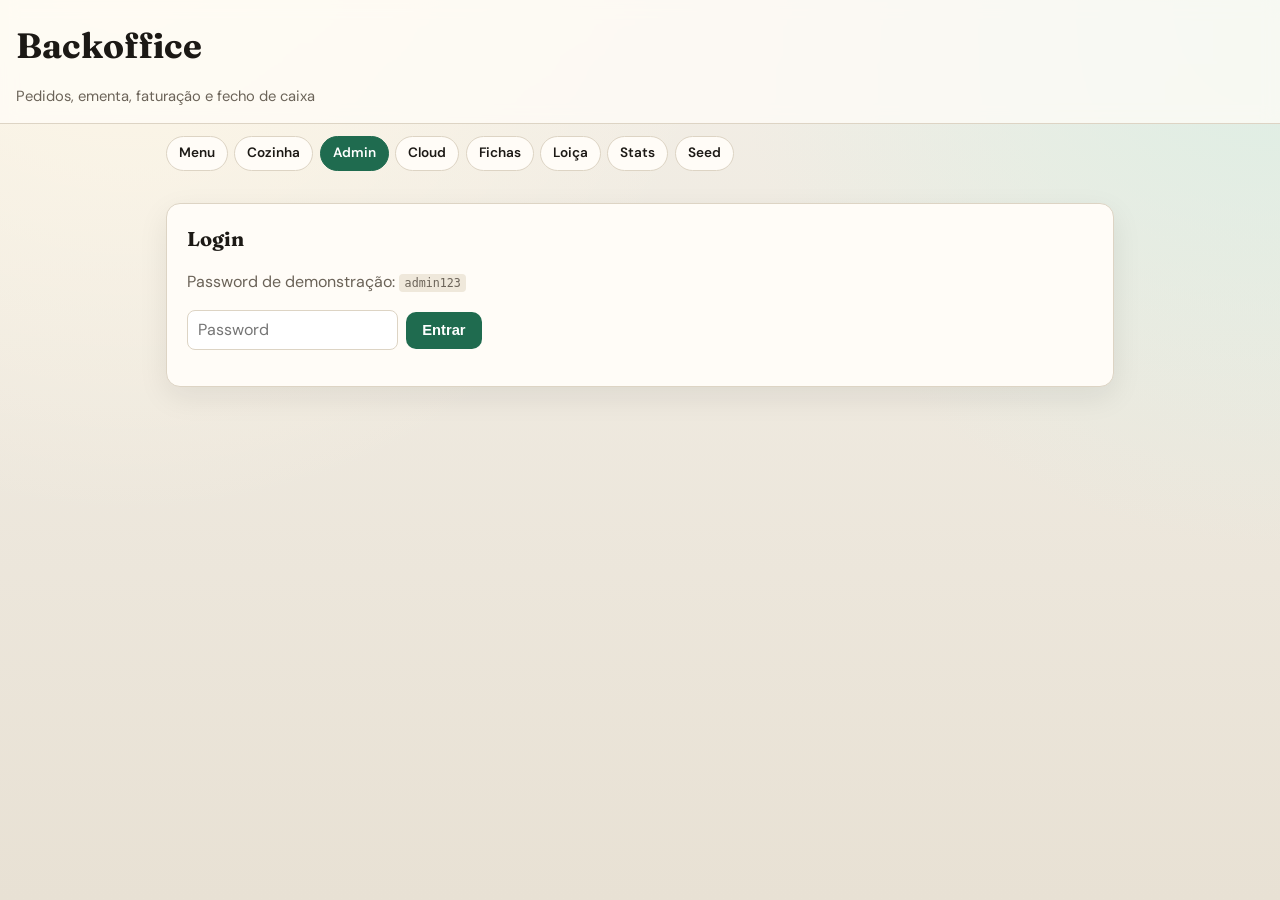
<file: admin.html>
<!DOCTYPE html>
<html lang="pt-PT">
<head>
  <meta charset="UTF-8" />
  <meta name="viewport" content="width=device-width, initial-scale=1.0" />
  <title>Admin – Restaurante Rio</title>
  <link rel="stylesheet" href="style.css" />
  <link href="https://fonts.googleapis.com/css2?family=DM+Sans:wght@400;600;700&family=Fraunces:opsz,wght@9..144,600;700&display=swap" rel="stylesheet" />
</head>
<body>
  <div id="page-banners"></div>
  <header class="site-header">
    <div>
      <h1>Backoffice</h1>
      <p>Pedidos, ementa, faturação e fecho de caixa</p>
    </div>
  </header>
  <nav class="staff-nav">
    <a href="index.html">Menu</a>
    <a href="cozinha.html">Cozinha</a>
    <a href="admin.html" class="active">Admin</a>
    <a href="cloud.html">Cloud</a>
    <a href="ficha.html">Fichas</a>
    <a href="loica.html">Loiça</a>
    <a href="stats.html">Stats</a>
    <a href="seed.html">Seed</a>
  </nav>
  <main>
    <section id="login-section" class="card-panel">
      <h2>Login</h2>
      <p class="muted">Password de demonstração: <code>admin123</code></p>
      <div class="row">
        <input type="password" id="admin-password" placeholder="Password" />
        <button id="btn-login" class="btn-primary">Entrar</button>
      </div>
      <p id="login-error" class="error"></p>
    </section>

    <section id="admin-content" style="display:none">
      <div class="admin-toolbar">
        <div class="tabs">
          <button type="button" class="chip active" data-tab="orders">Pedidos</button>
          <button type="button" class="chip" data-tab="menu">Gestão de ementa</button>
          <button type="button" class="chip" data-tab="cash">Fecho de caixa</button>
        </div>
        <div class="row">
          <a href="cloud.html"><button type="button" class="btn-ghost">Monitorização Cloud</button></a>
          <button id="btn-export-csv" class="btn-ghost">Exportar CSV</button>
          <button id="btn-logout" class="btn-ghost">Sair</button>
        </div>
      </div>

      <div id="panel-orders" class="admin-panel">
        <label>Estado
          <select id="filter-status">
            <option value="">Todos</option>
            <option value="new">Novos</option>
            <option value="preparing">Em preparação</option>
            <option value="ready">Prontos</option>
            <option value="completed">Concluídos</option>
          </select>
        </label>
        <div id="orders-history" class="orders-container"></div>
      </div>

      <div id="panel-menu" class="admin-panel" hidden>
        <h2>Gestão de ementa</h2>
        <p class="muted">Marca pratos como indisponíveis quando esgotarem.</p>
        <div id="menu-admin-list" class="admin-dish-list"></div>
      </div>

      <div id="panel-cash" class="admin-panel" hidden>
        <h2>Fecho de caixa</h2>
        <div class="row wrap">
          <label>Data <input type="date" id="cash-date" /></label>
          <label>Turno
            <select id="cash-shift">
              <option value="manha">Manhã</option>
              <option value="tarde" selected>Tarde</option>
              <option value="noite">Noite</option>
            </select>
          </label>
          <label>Dinheiro contado (€) <input type="number" id="cash-counted" step="0.01" value="0" /></label>
          <button type="button" id="btn-close-shift" class="btn-primary">Fechar turno</button>
        </div>
        <div id="cash-summary"></div>
        <h3>Histórico de fechos</h3>
        <div id="cash-history"></div>
      </div>
    </section>
  </main>
  <script src="menu-data.js"></script>
  <script src="store.js"></script>
  <script src="script.js"></script>
</body>
</html>
</file>
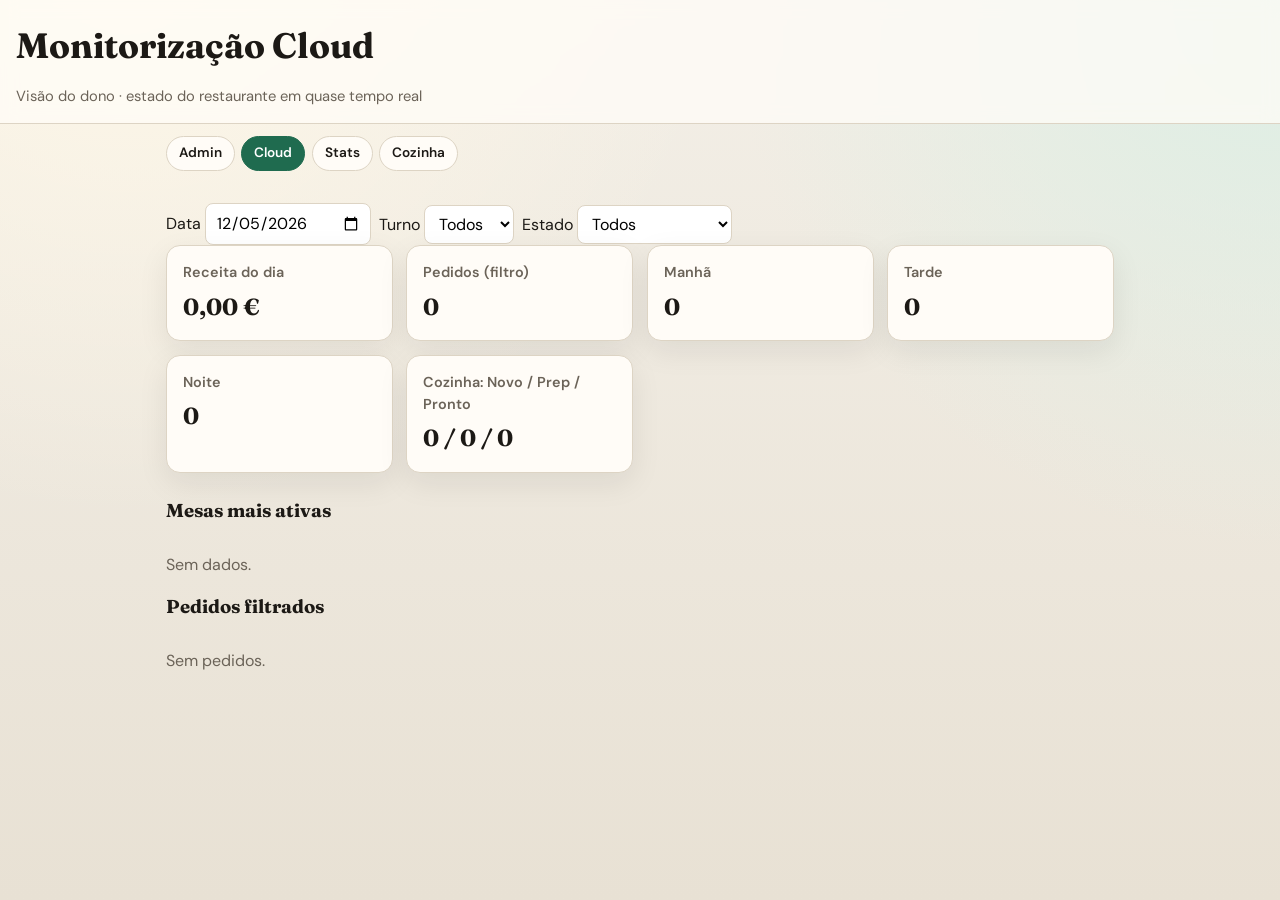
<file: cloud.html>
<!DOCTYPE html>
<html lang="pt-PT">
<head>
  <meta charset="UTF-8" />
  <meta name="viewport" content="width=device-width, initial-scale=1.0" />
  <title>Monitorização Cloud – Rio</title>
  <link rel="stylesheet" href="style.css" />
  <link href="https://fonts.googleapis.com/css2?family=DM+Sans:wght@400;600;700&family=Fraunces:opsz,wght@9..144,600;700&display=swap" rel="stylesheet" />
</head>
<body>
  <div id="page-banners"></div>
  <header class="site-header">
    <div>
      <h1>Monitorização Cloud</h1>
      <p>Visão do dono · estado do restaurante em quase tempo real</p>
    </div>
  </header>
  <nav class="staff-nav">
    <a href="admin.html">Admin</a>
    <a href="cloud.html" class="active">Cloud</a>
    <a href="stats.html">Stats</a>
    <a href="cozinha.html">Cozinha</a>
  </nav>
  <main id="cloud-root">
    <div class="row wrap filters-cloud">
      <label>Data <input type="date" id="cloud-date" /></label>
      <label>Turno
        <select id="cloud-shift">
          <option value="">Todos</option>
          <option value="manha">Manhã</option>
          <option value="tarde">Tarde</option>
          <option value="noite">Noite</option>
        </select>
      </label>
      <label>Estado
        <select id="cloud-status">
          <option value="">Todos</option>
          <option value="new">Novo</option>
          <option value="preparing">Em preparação</option>
          <option value="ready">Pronto</option>
          <option value="completed">Concluído</option>
        </select>
      </label>
    </div>
    <div id="cloud-metrics"></div>
  </main>
  <script src="menu-data.js"></script>
  <script src="store.js"></script>
  <script src="script.js"></script>
</body>
</html>
</file>
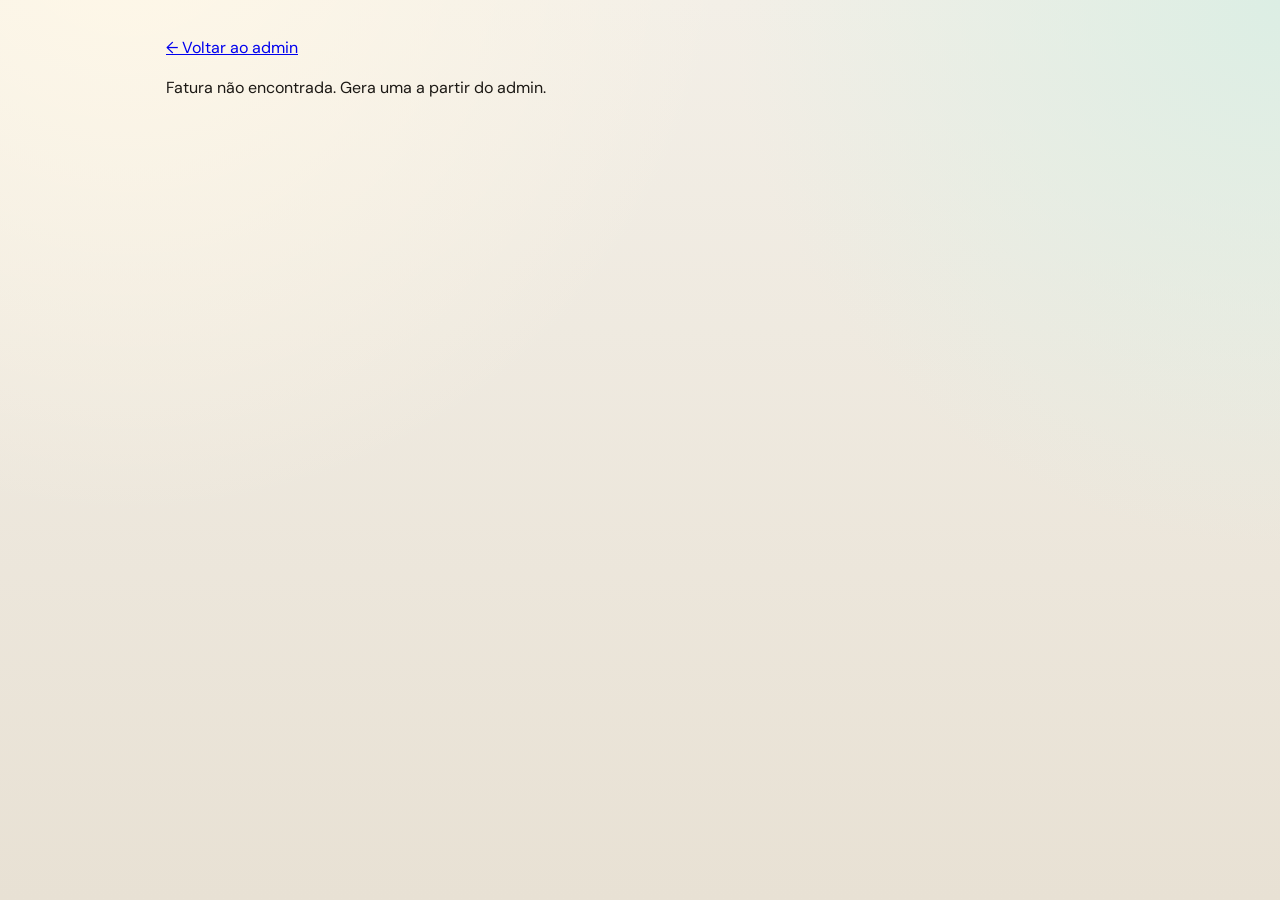
<file: fatura.html>
<!DOCTYPE html>
<html lang="pt-PT">
<head>
  <meta charset="UTF-8" />
  <meta name="viewport" content="width=device-width, initial-scale=1.0" />
  <title>Fatura / Recibo</title>
  <link rel="stylesheet" href="style.css" />
  <link href="https://fonts.googleapis.com/css2?family=DM+Sans:wght@400;600;700&family=Fraunces:opsz,wght@9..144,600;700&display=swap" rel="stylesheet" />
</head>
<body class="page-invoice">
  <main>
    <p class="no-print"><a href="admin.html">← Voltar ao admin</a></p>
    <div id="invoice-root"></div>
  </main>
  <script src="menu-data.js"></script>
  <script src="store.js"></script>
  <script src="script.js"></script>
</body>
</html>
</file>
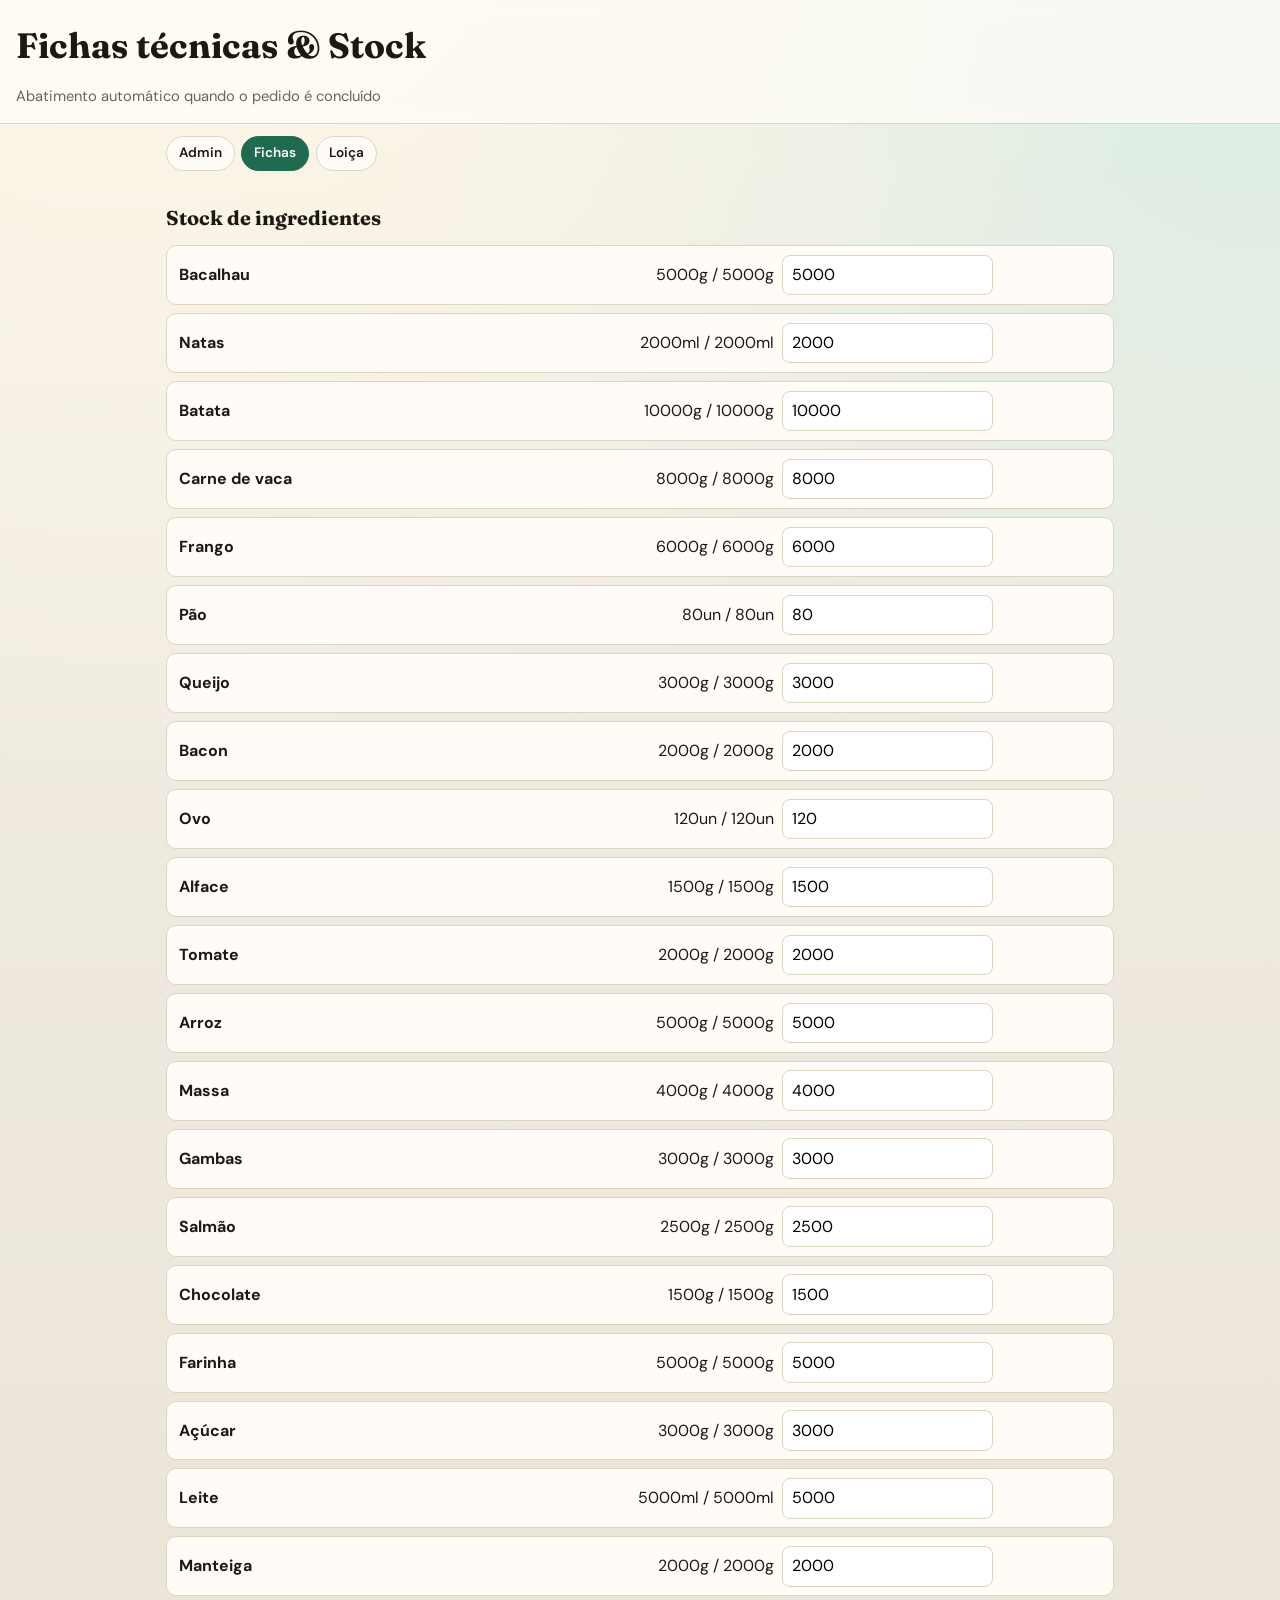
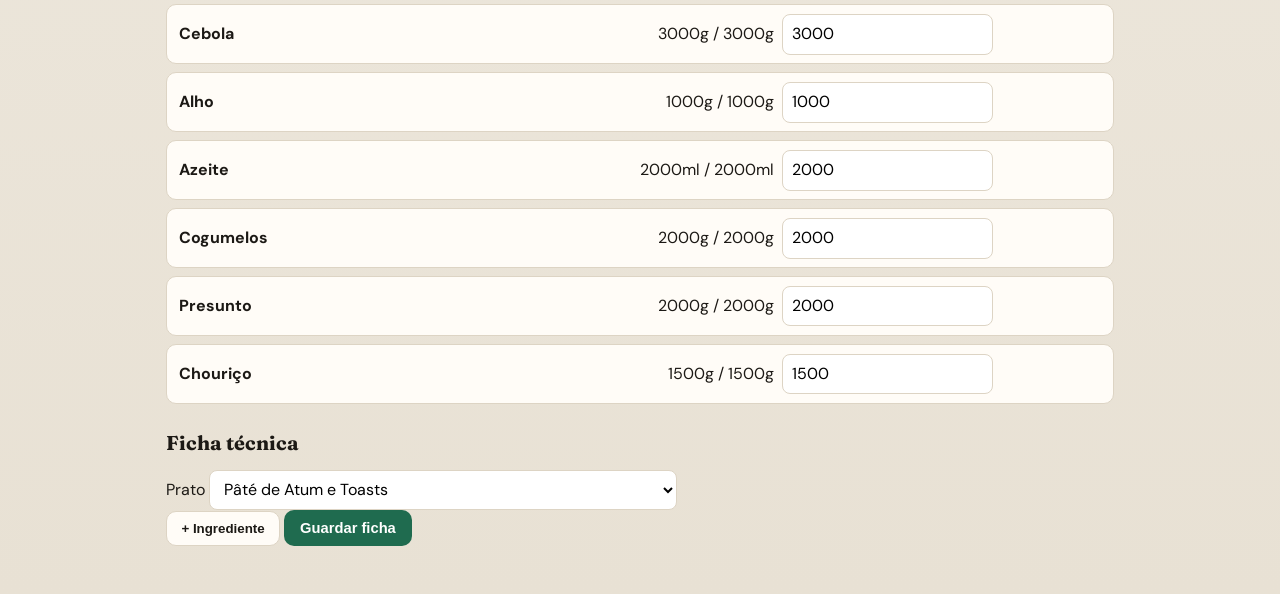
<file: ficha.html>
<!DOCTYPE html>
<html lang="pt-PT">
<head>
  <meta charset="UTF-8" />
  <meta name="viewport" content="width=device-width, initial-scale=1.0" />
  <title>Fichas técnicas & Stock</title>
  <link rel="stylesheet" href="style.css" />
  <link href="https://fonts.googleapis.com/css2?family=DM+Sans:wght@400;600;700&family=Fraunces:opsz,wght@9..144,600;700&display=swap" rel="stylesheet" />
</head>
<body>
  <div id="page-banners"></div>
  <header class="site-header">
    <div>
      <h1>Fichas técnicas & Stock</h1>
      <p>Abatimento automático quando o pedido é concluído</p>
    </div>
  </header>
  <nav class="staff-nav">
    <a href="admin.html">Admin</a>
    <a href="ficha.html" class="active">Fichas</a>
    <a href="loica.html">Loiça</a>
  </nav>
  <main id="ficha-root">
    <section>
      <h2>Stock de ingredientes</h2>
      <div id="stock-list" class="stock-list"></div>
    </section>
    <section>
      <h2>Ficha técnica</h2>
      <label>Prato
        <select id="recipe-dish"></select>
      </label>
      <div id="recipe-editor"></div>
    </section>
  </main>
  <script src="menu-data.js"></script>
  <script src="store.js"></script>
  <script src="script.js"></script>
</body>
</html>
</file>
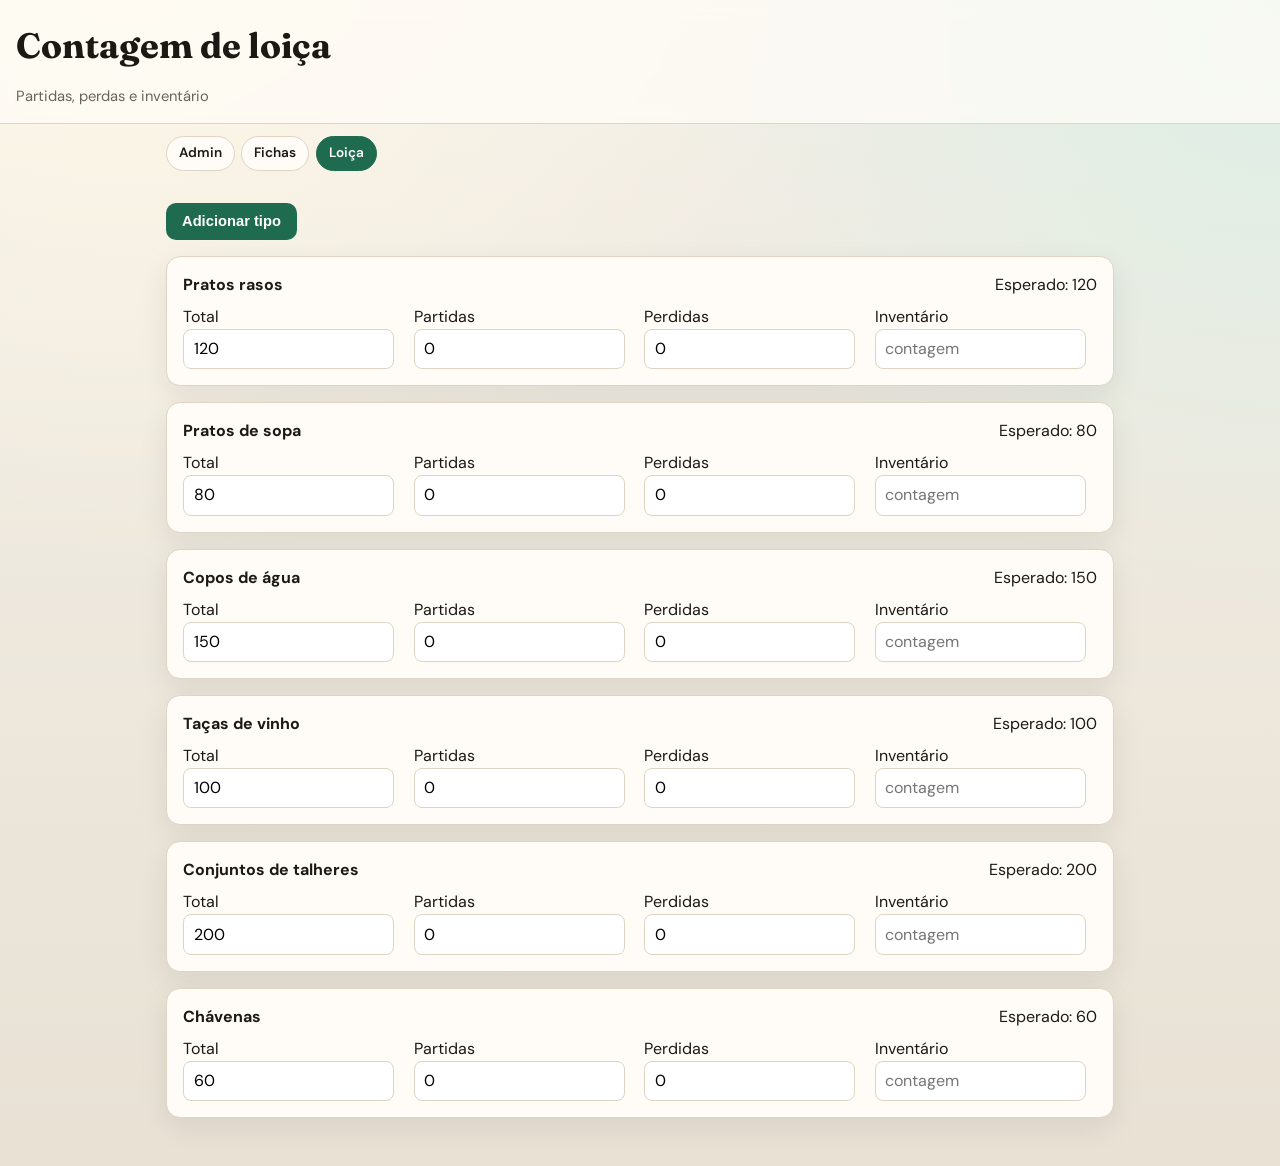
<file: loica.html>
<!DOCTYPE html>
<html lang="pt-PT">
<head>
  <meta charset="UTF-8" />
  <meta name="viewport" content="width=device-width, initial-scale=1.0" />
  <title>Loiça – Contagem</title>
  <link rel="stylesheet" href="style.css" />
  <link href="https://fonts.googleapis.com/css2?family=DM+Sans:wght@400;600;700&family=Fraunces:opsz,wght@9..144,600;700&display=swap" rel="stylesheet" />
</head>
<body>
  <div id="page-banners"></div>
  <header class="site-header">
    <div>
      <h1>Contagem de loiça</h1>
      <p>Partidas, perdas e inventário</p>
    </div>
  </header>
  <nav class="staff-nav">
    <a href="admin.html">Admin</a>
    <a href="ficha.html">Fichas</a>
    <a href="loica.html" class="active">Loiça</a>
  </nav>
  <main id="loica-root">
    <button type="button" id="btn-add-loica" class="btn-primary">Adicionar tipo</button>
    <div id="loica-list" class="orders-container" style="margin-top:1rem"></div>
  </main>
  <script src="menu-data.js"></script>
  <script src="store.js"></script>
  <script src="script.js"></script>
</body>
</html>
</file>
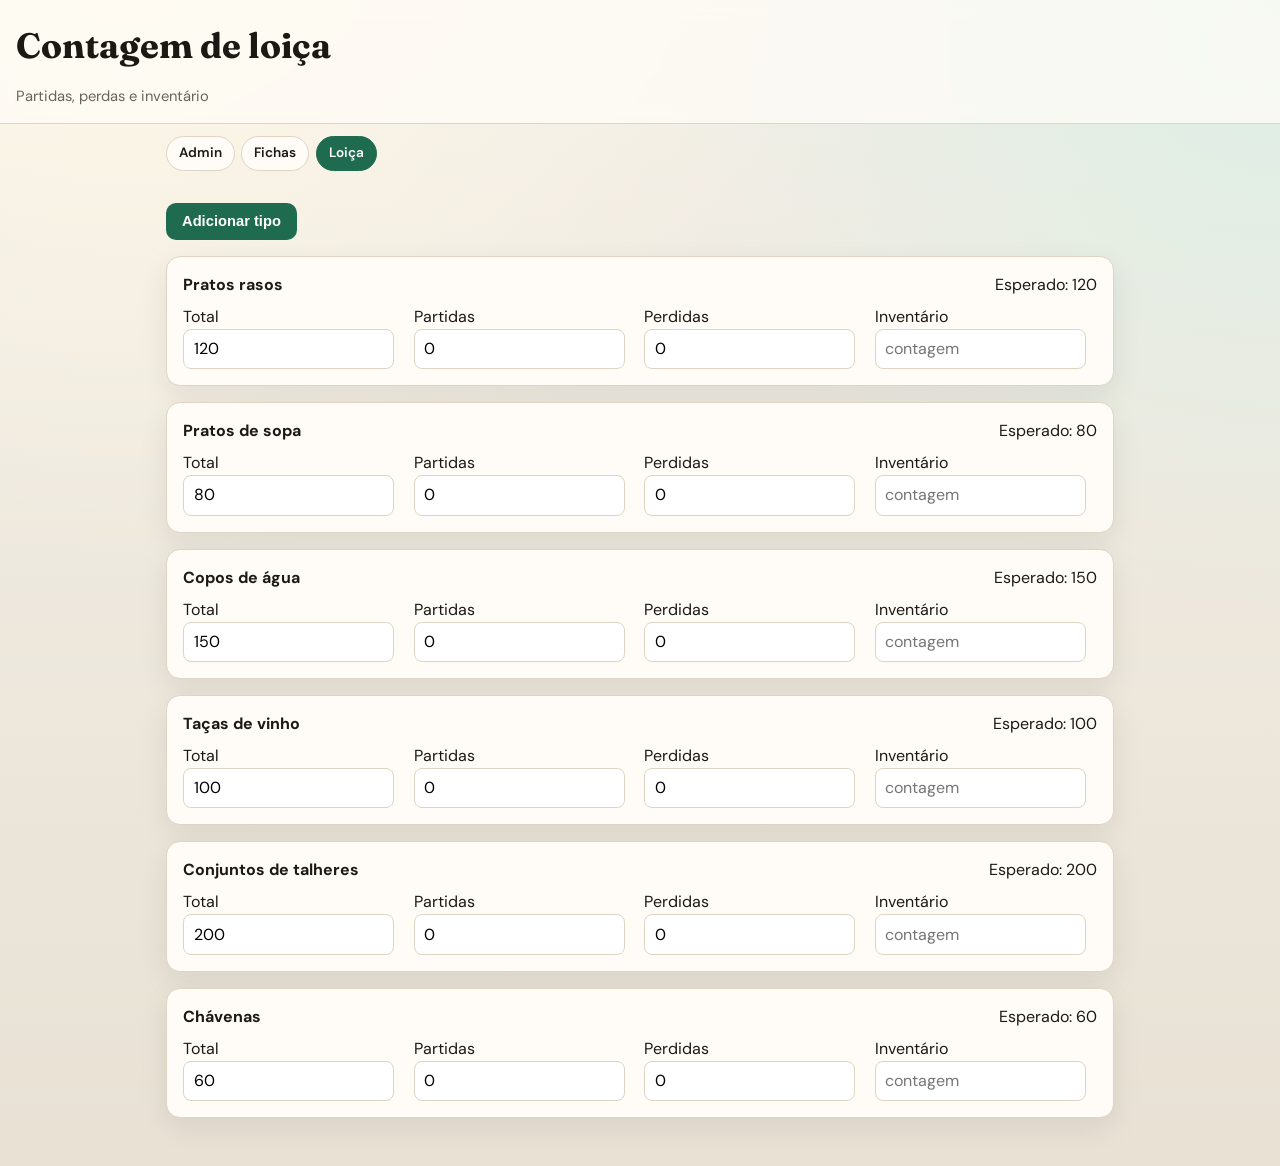
<file: loiça.html>
<!DOCTYPE html>
<html lang="pt-PT">
<head>
  <meta charset="UTF-8" />
  <meta http-equiv="refresh" content="0; url=loica.html" />
  <title>Loiça</title>
  <script>location.replace('loica.html');</script>
</head>
<body><a href="loica.html">Loiça</a></body>
</html>
</file>
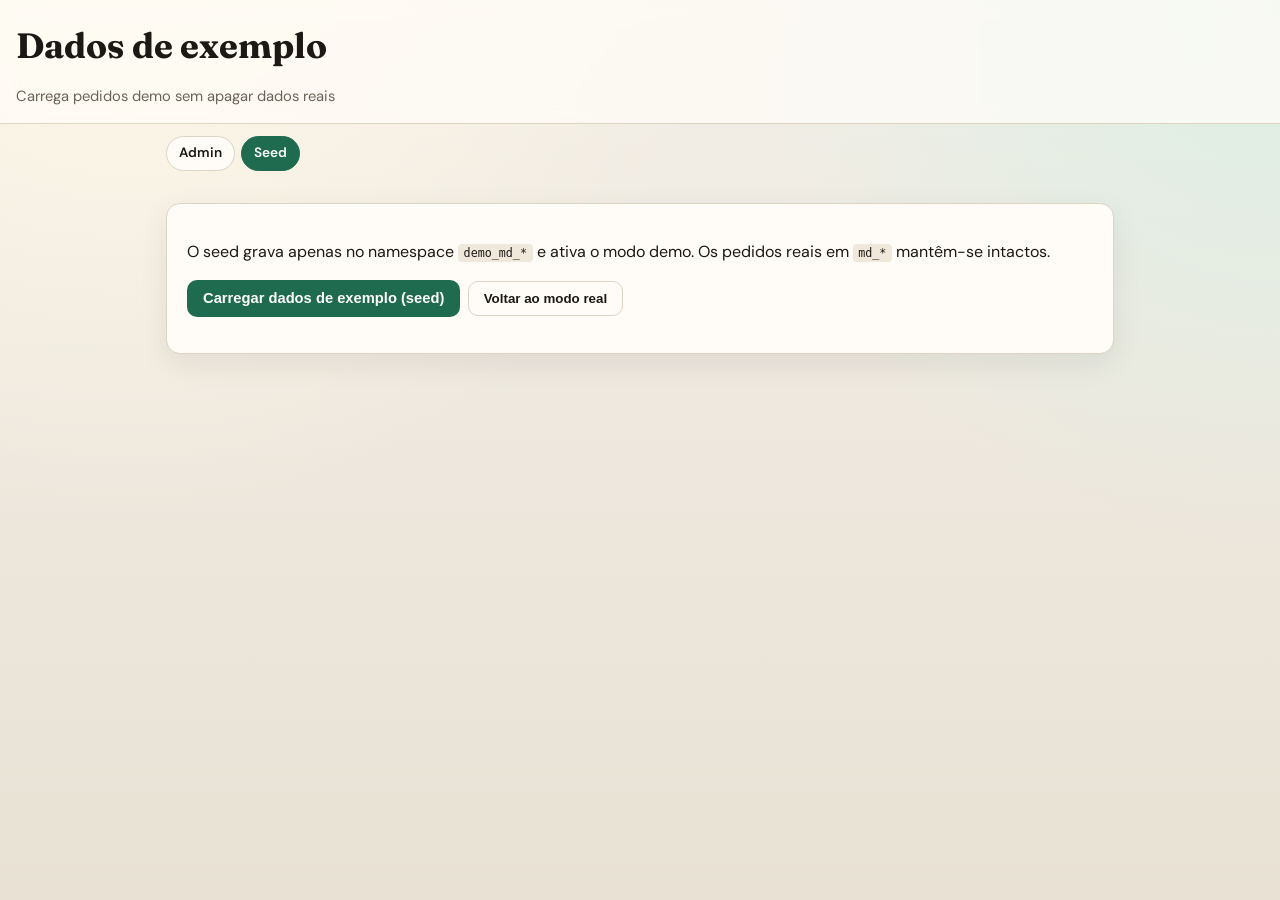
<file: seed.html>
<!DOCTYPE html>
<html lang="pt-PT">
<head>
  <meta charset="UTF-8" />
  <meta name="viewport" content="width=device-width, initial-scale=1.0" />
  <title>Dados de exemplo (Seed)</title>
  <link rel="stylesheet" href="style.css" />
  <link href="https://fonts.googleapis.com/css2?family=DM+Sans:wght@400;600;700&family=Fraunces:opsz,wght@9..144,600;700&display=swap" rel="stylesheet" />
</head>
<body>
  <header class="site-header">
    <div>
      <h1>Dados de exemplo</h1>
      <p>Carrega pedidos demo sem apagar dados reais</p>
    </div>
  </header>
  <nav class="staff-nav">
    <a href="admin.html">Admin</a>
    <a href="seed.html" class="active">Seed</a>
  </nav>
  <main>
    <section class="card-panel">
      <p>O seed grava apenas no namespace <code>demo_md_*</code> e ativa o modo demo. Os pedidos reais em <code>md_*</code> mantêm-se intactos.</p>
      <div class="row wrap">
        <button id="run-seed" class="btn-primary">Carregar dados de exemplo (seed)</button>
        <button id="btn-real-mode" class="btn-ghost" type="button">Voltar ao modo real</button>
      </div>
      <p id="seed-result" style="margin-top:1rem"></p>
    </section>
  </main>
  <script src="menu-data.js"></script>
  <script src="store.js"></script>
  <script src="script.js"></script>
</body>
</html>
</file>
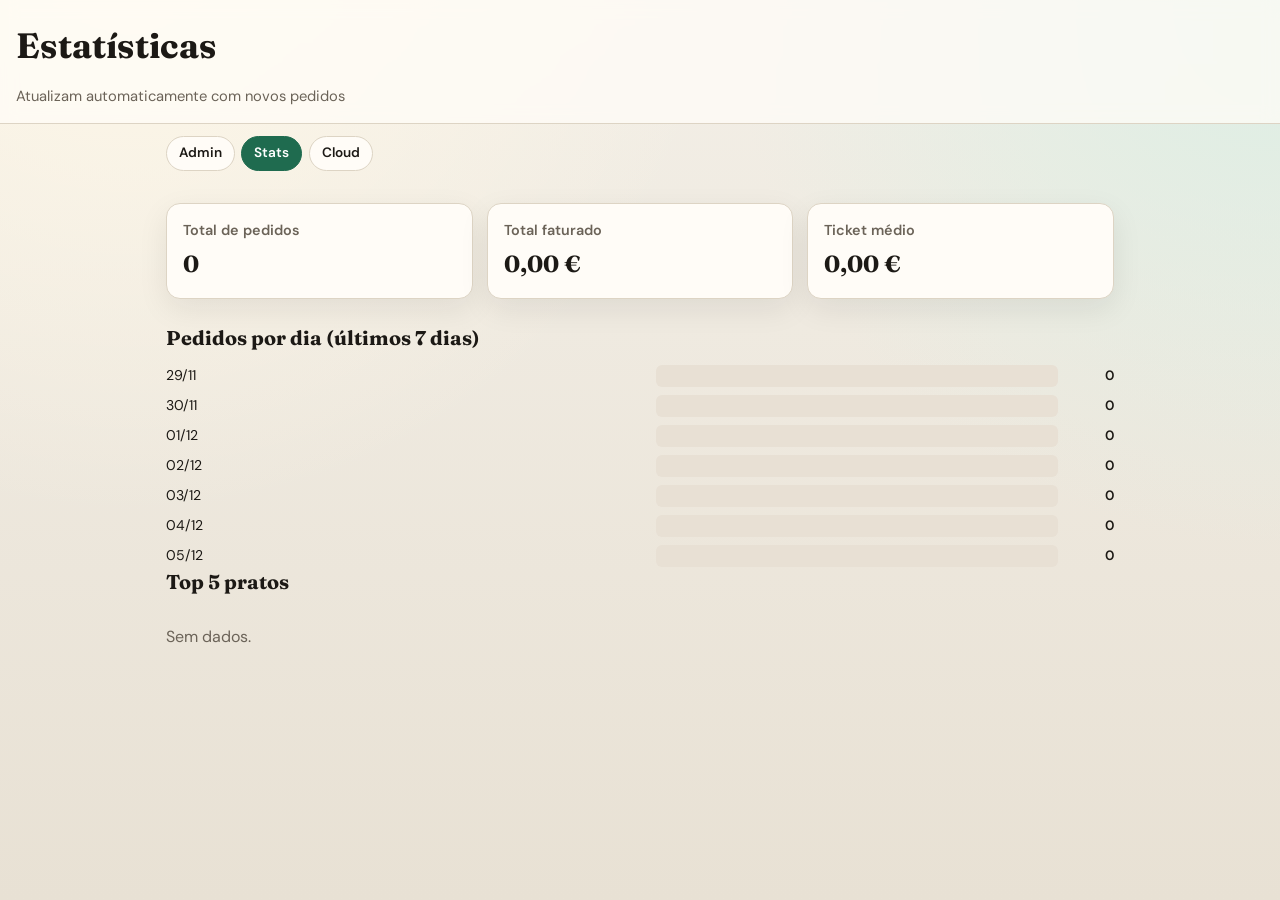
<file: stats.html>
<!DOCTYPE html>
<html lang="pt-PT">
<head>
  <meta charset="UTF-8" />
  <meta name="viewport" content="width=device-width, initial-scale=1.0" />
  <title>Estatísticas – Restaurante Rio</title>
  <link rel="stylesheet" href="style.css" />
  <link href="https://fonts.googleapis.com/css2?family=DM+Sans:wght@400;600;700&family=Fraunces:opsz,wght@9..144,600;700&display=swap" rel="stylesheet" />
</head>
<body>
  <div id="page-banners"></div>
  <header class="site-header">
    <div>
      <h1>Estatísticas</h1>
      <p>Atualizam automaticamente com novos pedidos</p>
    </div>
  </header>
  <nav class="staff-nav">
    <a href="admin.html">Admin</a>
    <a href="stats.html" class="active">Stats</a>
    <a href="cloud.html">Cloud</a>
  </nav>
  <main>
    <section class="stats-grid">
      <div class="stat-card"><h3>Total de pedidos</h3><div class="value" id="stat-total-orders">–</div></div>
      <div class="stat-card"><h3>Total faturado</h3><div class="value" id="stat-total-revenue">–</div></div>
      <div class="stat-card"><h3>Ticket médio</h3><div class="value" id="stat-average-ticket">–</div></div>
    </section>
    <section class="chart-section">
      <h2>Pedidos por dia (últimos 7 dias)</h2>
      <div id="chart-orders-per-day" class="bar-chart"></div>
    </section>
    <section class="chart-section">
      <h2>Top 5 pratos</h2>
      <div id="chart-top-dishes" class="bar-chart"></div>
    </section>
  </main>
  <script src="menu-data.js"></script>
  <script src="store.js"></script>
  <script src="script.js"></script>
</body>
</html>
</file>
<file: style.css>
:root {
  --bg: #f3efe7;
  --bg-2: #e8e1d4;
  --surface: #fffcf7;
  --ink: #1c1915;
  --muted: #6b6358;
  --line: #ddd4c4;
  --accent: #1f6b4f;
  --accent-2: #c45c26;
  --danger: #b42318;
  --warn: #b54708;
  --ok: #067647;
  --shadow: 0 10px 30px rgba(28, 25, 21, 0.08);
  --radius: 14px;
  --font: "DM Sans", system-ui, sans-serif;
  --display: "Fraunces", Georgia, serif;
}

* { box-sizing: border-box; }

body {
  margin: 0;
  font-family: var(--font);
  color: var(--ink);
  background:
    radial-gradient(circle at 10% -10%, #fff8e8 0%, transparent 40%),
    radial-gradient(circle at 100% 0%, #dceee4 0%, transparent 35%),
    linear-gradient(180deg, var(--bg), var(--bg-2));
  min-height: 100vh;
  line-height: 1.5;
}

h1, h2, h3 { font-family: var(--display); color: var(--ink); margin: 0 0 0.75rem; }
h1 { font-size: clamp(1.6rem, 4vw, 2.2rem); }
h2 { font-size: 1.25rem; }
.eyebrow { text-transform: uppercase; letter-spacing: 0.12em; font-size: 0.72rem; color: var(--accent); margin: 0 0 0.35rem; font-weight: 700; }
.muted { color: var(--muted); }
.error { color: var(--danger); }
.warn { color: var(--warn); font-weight: 600; }
code { background: #efe8db; padding: 0.1rem 0.35rem; border-radius: 4px; font-size: 0.9em; }

.site-header {
  padding: 1.25rem 1rem 1rem;
  display: flex;
  justify-content: space-between;
  align-items: flex-start;
  gap: 1rem;
  border-bottom: 1px solid var(--line);
  background: rgba(255, 252, 247, 0.75);
  backdrop-filter: blur(8px);
  position: sticky;
  top: 0;
  z-index: 20;
}

.site-header p { margin: 0.2rem 0 0; color: var(--muted); font-size: 0.92rem; }

main { padding: 1.25rem 1rem 3rem; max-width: 980px; margin: 0 auto; }

.staff-nav {
  display: flex;
  flex-wrap: wrap;
  gap: 0.4rem;
  padding: 0.75rem 1rem;
  max-width: 980px;
  margin: 0 auto;
}

.staff-nav a {
  text-decoration: none;
  color: var(--ink);
  background: var(--surface);
  border: 1px solid var(--line);
  padding: 0.4rem 0.75rem;
  border-radius: 999px;
  font-size: 0.85rem;
  font-weight: 600;
}

.staff-nav a.active,
.staff-nav a:hover { background: var(--accent); color: #fff; border-color: var(--accent); }

.demo-banner {
  background: #fff4e5;
  color: #93370d;
  padding: 0.65rem 1rem;
  text-align: center;
  font-size: 0.9rem;
  border-bottom: 1px solid #f7d7a8;
}

.demo-banner button {
  margin-left: 0.5rem;
  border: 1px solid #93370d;
  background: transparent;
  border-radius: 6px;
  padding: 0.2rem 0.5rem;
  cursor: pointer;
}

.cart-pill {
  background: var(--accent);
  color: #fff;
  text-decoration: none;
  padding: 0.55rem 0.9rem;
  border-radius: 999px;
  font-weight: 700;
  white-space: nowrap;
}

.filters { display: flex; flex-wrap: wrap; gap: 0.45rem; margin-bottom: 1.25rem; }

.chip, #category-filters button {
  padding: 0.45rem 0.85rem;
  border: 1px solid var(--line);
  background: var(--surface);
  border-radius: 999px;
  cursor: pointer;
  font-weight: 600;
  font-size: 0.85rem;
  color: var(--ink);
}

.chip.active, #category-filters button.active,
.chip:hover, #category-filters button:hover {
  background: var(--ink);
  color: #fff;
  border-color: var(--ink);
}

.cat-title {
  margin: 1.5rem 0 0.75rem;
  font-size: 1.35rem;
  border-bottom: 2px solid var(--line);
  padding-bottom: 0.35rem;
}

.menu-grid {
  display: grid;
  grid-template-columns: repeat(auto-fill, minmax(250px, 1fr));
  gap: 1rem;
}

.dish-card {
  background: var(--surface);
  border: 1px solid var(--line);
  border-radius: var(--radius);
  overflow: hidden;
  box-shadow: var(--shadow);
  display: flex;
  flex-direction: column;
}

.dish-card.unavailable { opacity: 0.72; filter: grayscale(0.35); }

.dish-img-wrap { position: relative; aspect-ratio: 4/3; background: #ddd; }
.dish-img-wrap img { width: 100%; height: 100%; object-fit: cover; display: block; }

.badge-out {
  position: absolute;
  top: 0.6rem;
  left: 0.6rem;
  background: var(--danger);
  color: #fff;
  font-size: 0.75rem;
  font-weight: 700;
  padding: 0.25rem 0.55rem;
  border-radius: 6px;
}

.dish-body { padding: 0.85rem; display: flex; flex-direction: column; gap: 0.45rem; flex: 1; }
.dish-top { display: flex; justify-content: space-between; gap: 0.5rem; align-items: flex-start; }
.dish-desc { margin: 0; font-size: 0.88rem; color: var(--muted); flex: 1; }
.item-price { font-weight: 700; white-space: nowrap; }

.btn-primary, .btn-add-cart, #send-order, .btn-status {
  background: var(--accent);
  color: #fff;
  border: none;
  border-radius: 10px;
  padding: 0.65rem 1rem;
  font-weight: 700;
  cursor: pointer;
  font-size: 0.92rem;
}

.btn-primary:hover, .btn-add-cart:hover, #send-order:hover, .btn-status:hover { filter: brightness(1.05); }
.btn-add-cart:disabled { background: #9ca3af; cursor: not-allowed; filter: none; }
.btn-block { width: 100%; margin-top: 0.75rem; }
.btn-ghost {
  background: var(--surface);
  border: 1px solid var(--line);
  border-radius: 10px;
  padding: 0.55rem 0.9rem;
  font-weight: 600;
  cursor: pointer;
  color: var(--ink);
}

.cart-panel {
  margin-top: 2rem;
  background: var(--surface);
  border: 1px solid var(--line);
  border-radius: var(--radius);
  padding: 1rem;
  box-shadow: var(--shadow);
  position: sticky;
  bottom: 0.75rem;
}

.cart-total-row { font-weight: 700; margin-top: 0.5rem; font-size: 1.05rem; }
.cart-item {
  display: flex;
  justify-content: space-between;
  gap: 0.75rem;
  padding: 0.65rem 0;
  border-bottom: 1px solid var(--line);
}
.cart-item-right { text-align: right; }
.item-controls { display: flex; align-items: center; gap: 0.4rem; justify-content: flex-end; margin-top: 0.25rem; }
.btn-add, .btn-remove {
  width: 30px; height: 30px; border-radius: 8px;
  border: 1px solid var(--line); background: #fff; cursor: pointer; font-size: 1rem;
}

.orders-container { display: grid; gap: 1rem; }
.order-card {
  background: var(--surface);
  border: 1px solid var(--line);
  border-radius: var(--radius);
  padding: 1rem;
  box-shadow: var(--shadow);
}
.order-header { display: flex; justify-content: space-between; gap: 0.5rem; align-items: center; margin-bottom: 0.5rem; }
.order-status {
  padding: 0.25rem 0.6rem;
  border-radius: 999px;
  font-size: 0.72rem;
  font-weight: 800;
  text-transform: uppercase;
}
.status-new { background: #dbeafe; color: #1e40af; }
.status-preparing { background: #ffedd5; color: #9a3412; }
.status-ready { background: #dcfce7; color: #166534; }
.status-completed { background: #f3f4f6; color: #6b7280; }
.order-items { margin: 0.5rem 0; }
.order-total { font-weight: 700; }
.order-actions { display: flex; flex-wrap: wrap; gap: 0.5rem; margin-top: 0.75rem; }

.stage-timer { font-size: 0.92rem; margin-bottom: 0.5rem; color: var(--muted); }
.stage-timer.late { color: var(--danger); font-weight: 600; }
.late-badge {
  display: inline-block;
  margin-left: 0.4rem;
  background: var(--danger);
  color: #fff;
  font-size: 0.7rem;
  padding: 0.15rem 0.45rem;
  border-radius: 999px;
  vertical-align: middle;
}
.order-late { border-left: 6px solid #f59e0b; background: #fffbeb; }
.order-late-critical { border-left: 6px solid #ef4444; background: #fef2f2; }

.limits-bar {
  display: flex;
  flex-wrap: wrap;
  gap: 0.75rem;
  align-items: end;
  background: var(--surface);
  border: 1px solid var(--line);
  border-radius: var(--radius);
  padding: 0.85rem;
  margin-bottom: 1rem;
}
.limits-bar label { display: grid; gap: 0.25rem; font-size: 0.85rem; font-weight: 600; }
.limits-bar input, select, input[type="password"], input[type="date"], input[type="number"], input[type="url"], input[type="text"] {
  padding: 0.45rem 0.6rem;
  border: 1px solid var(--line);
  border-radius: 8px;
  font: inherit;
  background: #fff;
}

.stats-grid {
  display: grid;
  grid-template-columns: repeat(auto-fit, minmax(180px, 1fr));
  gap: 0.85rem;
  margin-bottom: 1.5rem;
}
.stat-card {
  background: var(--surface);
  border: 1px solid var(--line);
  border-radius: var(--radius);
  padding: 1rem;
  box-shadow: var(--shadow);
}
.stat-card h3 { margin: 0 0 0.35rem; font-size: 0.9rem; color: var(--muted); font-family: var(--font); font-weight: 600; }
.stat-card .value { font-size: 1.45rem; font-weight: 700; font-family: var(--display); }

.bar-chart { display: grid; gap: 0.5rem; }
.bar-row { display: grid; grid-template-columns: minmax(80px, 1.2fr) 1fr 48px; gap: 0.5rem; align-items: center; }
.bar-label { font-size: 0.88rem; overflow: hidden; text-overflow: ellipsis; white-space: nowrap; }
.bar-container { background: #e8e0d4; border-radius: 6px; height: 22px; overflow: hidden; }
.bar-fill { height: 100%; background: var(--accent); border-radius: 6px; }
.bar-value { text-align: right; font-size: 0.85rem; font-weight: 600; }

.qr-card {
  background: var(--surface);
  border-radius: var(--radius);
  padding: 2rem;
  box-shadow: var(--shadow);
  text-align: center;
  max-width: 420px;
  margin: 1rem auto;
  border: 1px solid var(--line);
}
.qr-card img { max-width: 100%; border-radius: 8px; border: 1px solid var(--line); }
.hint { color: var(--muted); font-size: 0.9rem; word-break: break-all; }

.card-panel {
  background: var(--surface);
  border: 1px solid var(--line);
  border-radius: var(--radius);
  padding: 1.25rem;
  box-shadow: var(--shadow);
}

.row { display: flex; gap: 0.5rem; align-items: center; }
.row.wrap { flex-wrap: wrap; }
.admin-toolbar { display: flex; justify-content: space-between; gap: 1rem; flex-wrap: wrap; margin-bottom: 1rem; }
.tabs { display: flex; flex-wrap: wrap; gap: 0.4rem; }

.admin-dish-list { display: grid; gap: 0.65rem; }
.admin-dish-row {
  display: grid;
  grid-template-columns: 64px 1fr auto;
  gap: 0.75rem;
  align-items: center;
  background: var(--surface);
  border: 1px solid var(--line);
  border-radius: 12px;
  padding: 0.55rem;
}
.admin-dish-row img { width: 64px; height: 64px; object-fit: cover; border-radius: 8px; }
.toggle { display: flex; align-items: center; gap: 0.4rem; font-size: 0.85rem; font-weight: 600; }

.modal-overlay {
  position: fixed; inset: 0; background: rgba(0,0,0,0.45);
  display: flex; align-items: center; justify-content: center;
  z-index: 100; padding: 1rem;
}
.modal {
  background: var(--surface);
  border-radius: var(--radius);
  padding: 1.25rem;
  width: min(420px, 100%);
  box-shadow: var(--shadow);
}
.extras-list { display: grid; gap: 0.5rem; margin: 0.75rem 0 1rem; }
.extra-row { display: grid; grid-template-columns: auto 1fr auto; gap: 0.5rem; align-items: center; }
.modal-actions { display: flex; justify-content: flex-end; gap: 0.5rem; }

.stock-list { display: grid; gap: 0.5rem; margin-bottom: 1.5rem; }
.stock-row {
  display: grid;
  grid-template-columns: 1fr auto auto 100px;
  gap: 0.5rem;
  align-items: center;
  background: var(--surface);
  border: 1px solid var(--line);
  border-radius: 10px;
  padding: 0.55rem 0.75rem;
}
.stock-row.low { border-color: var(--danger); background: #fef2f2; }
.recipe-row { display: flex; gap: 0.4rem; margin-bottom: 0.4rem; flex-wrap: wrap; }
.loica-controls { display: grid; grid-template-columns: repeat(auto-fit, minmax(120px, 1fr)); gap: 0.5rem; }

.invoice {
  background: #fff;
  max-width: 720px;
  margin: 0 auto;
  padding: 2rem;
  border: 1px solid #ddd;
}
.invoice-head { display: flex; justify-content: space-between; gap: 1rem; margin-bottom: 1.5rem; }
.invoice-table { width: 100%; border-collapse: collapse; margin-bottom: 1rem; }
.invoice-table th, .invoice-table td { border-bottom: 1px solid #eee; padding: 0.5rem; text-align: left; font-size: 0.92rem; }
.invoice-totals { text-align: right; line-height: 1.8; }
.invoice-totals .grand { font-size: 1.15rem; margin-top: 0.35rem; }

.site-footer {
  text-align: center;
  padding: 1.5rem;
  color: var(--muted);
  font-size: 0.85rem;
}
.site-footer a { color: var(--accent); }

@media (max-width: 640px) {
  .site-header { flex-direction: column; }
  .bar-row { grid-template-columns: 1fr 1.4fr 36px; }
  .stock-row { grid-template-columns: 1fr; }
  .admin-dish-row { grid-template-columns: 56px 1fr; }
  .admin-dish-row .toggle { grid-column: 1 / -1; }
}

@media print {
  body { background: #fff; }
  .no-print, .staff-nav, .site-header, .demo-banner, .site-footer { display: none !important; }
  .invoice { border: none; box-shadow: none; }
}
</file>
